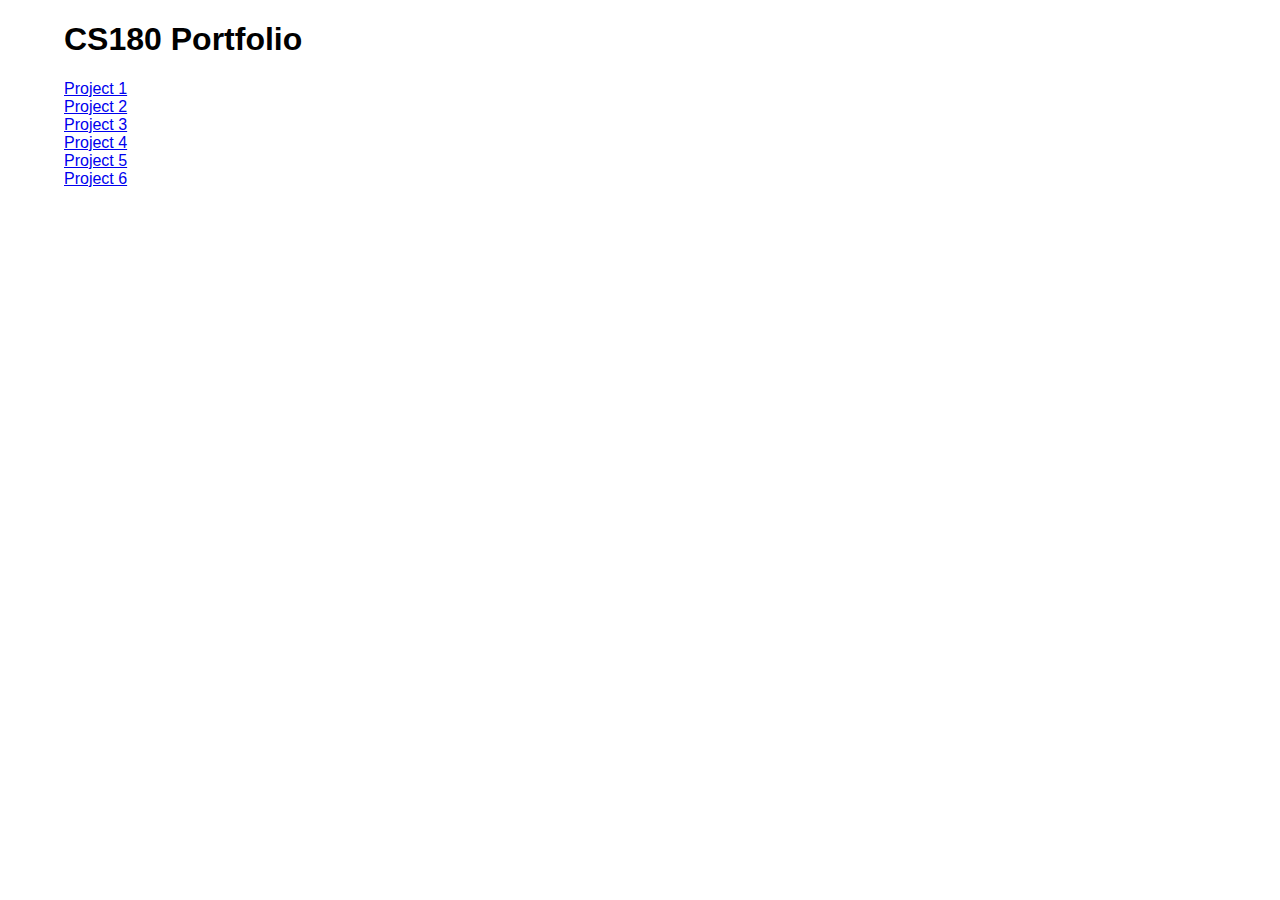
<file: index.html>
<!DOCTYPE html>
<html>

<head>
    <link rel="stylesheet" href="styles.css" />
</head>

<body>
    <h1>CS180 Portfolio</h1>
    <div><a href="./1/index.html">Project 1</a></div>
    <div><a href="./2/index.html">Project 2</a></div>
    <div><a href="./3/index.html">Project 3</a></div>
    <div><a href="./4/index.html">Project 4</a></div>
    <div><a href="./5/index.html">Project 5</a></div>
    <div><a href="./6/index.html">Project 6</a></div>
</body>

</html>
</file>
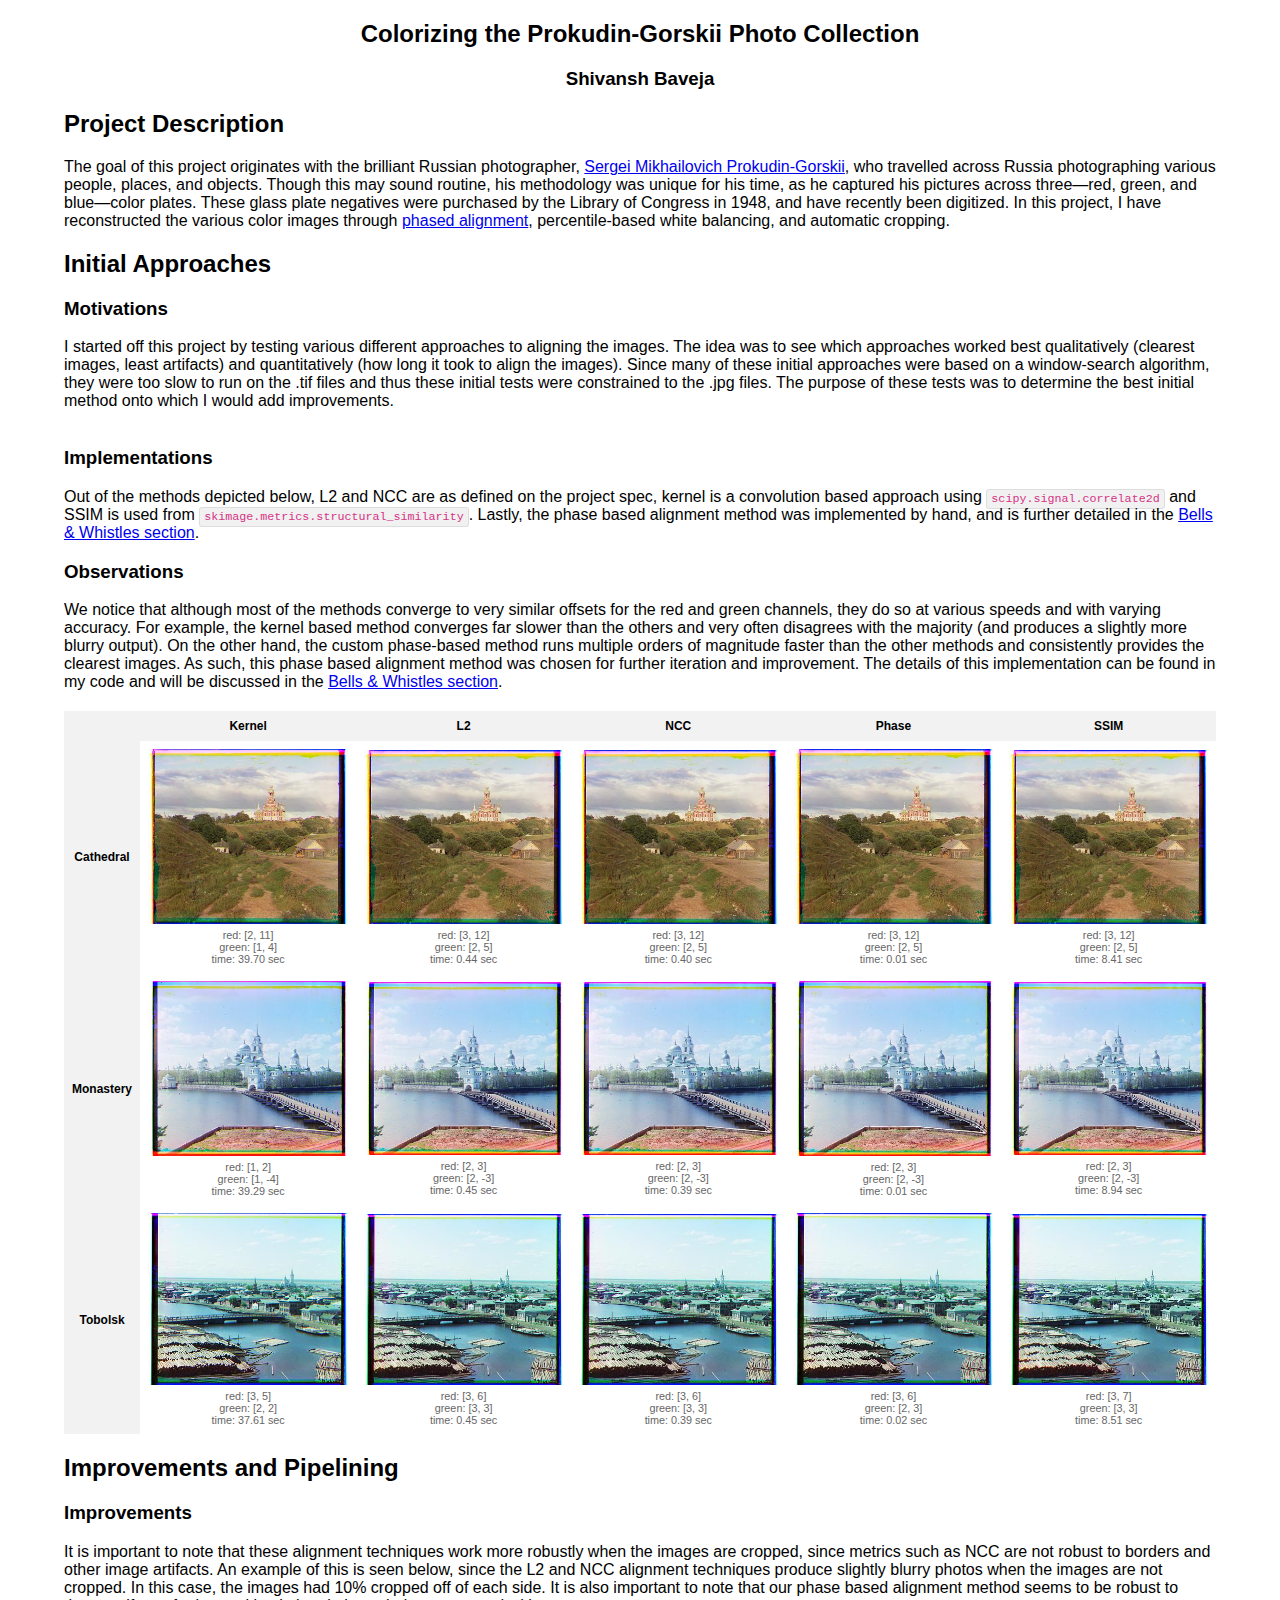
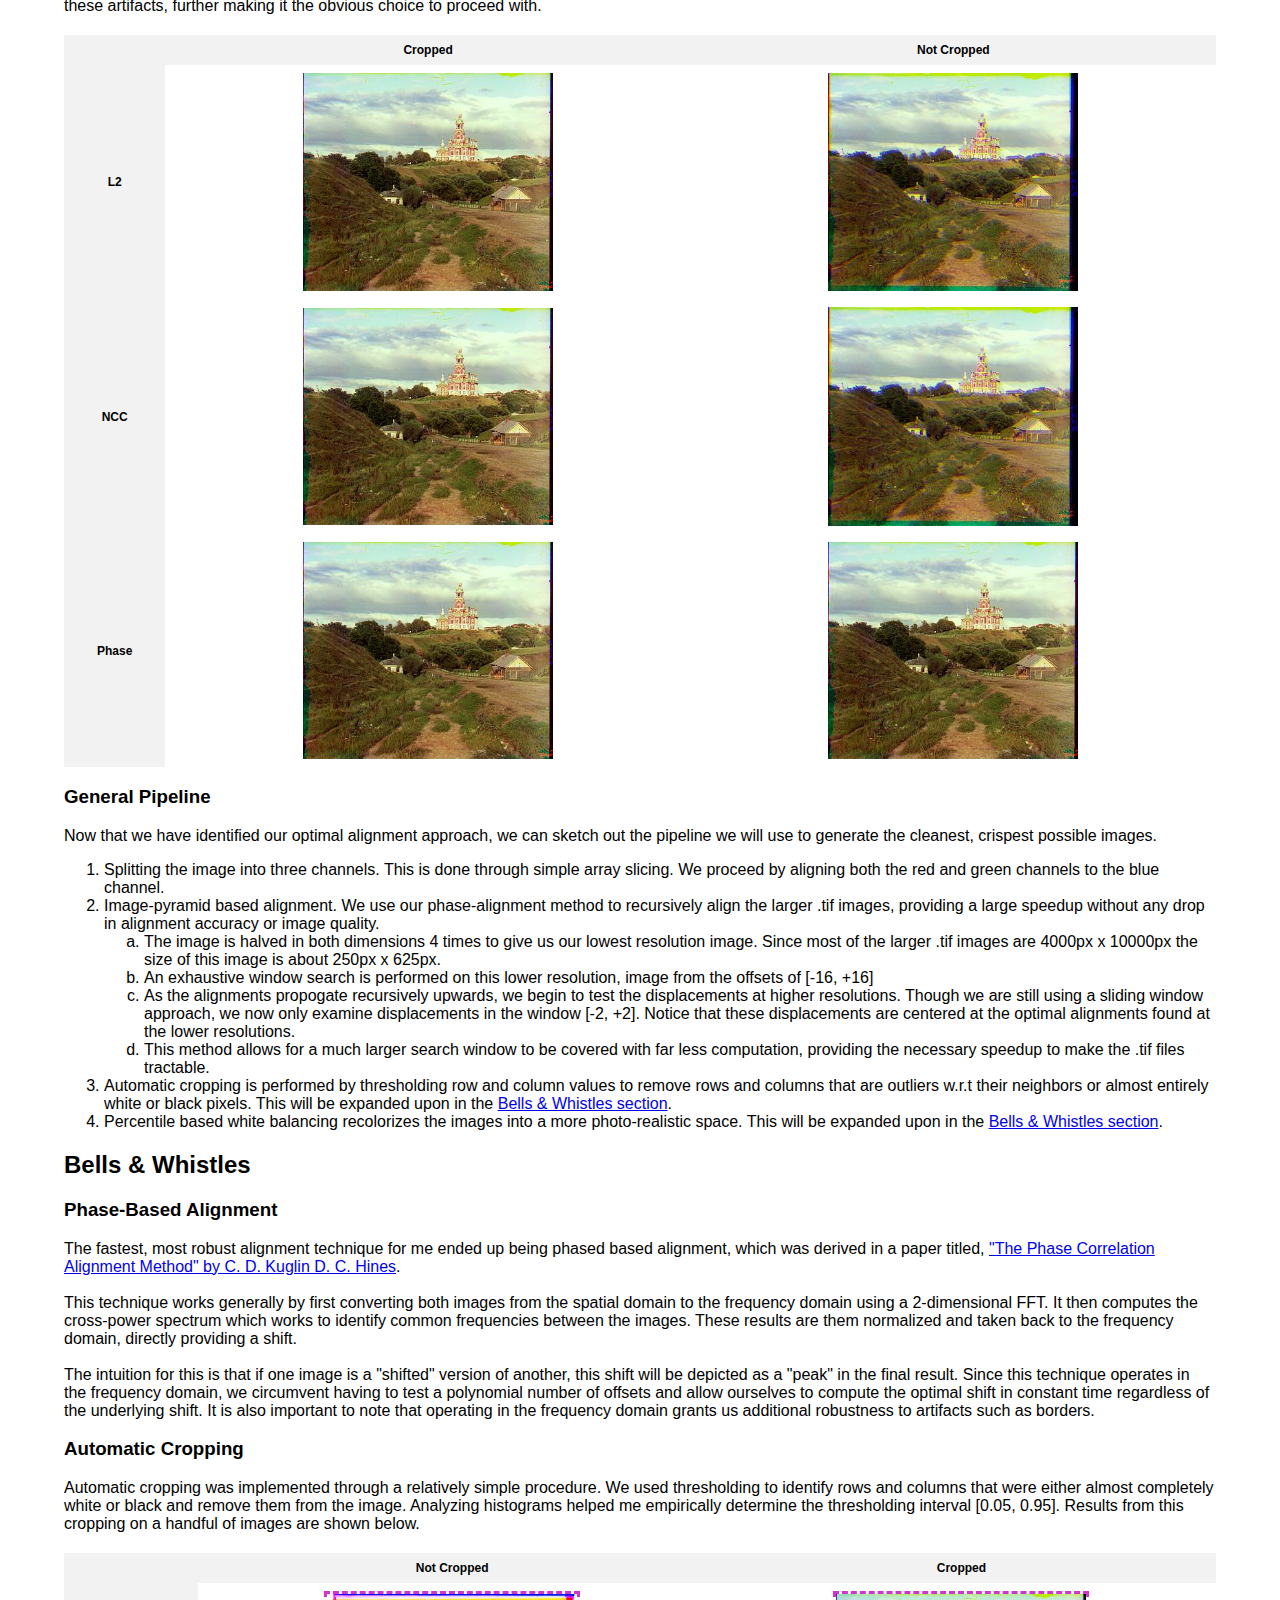
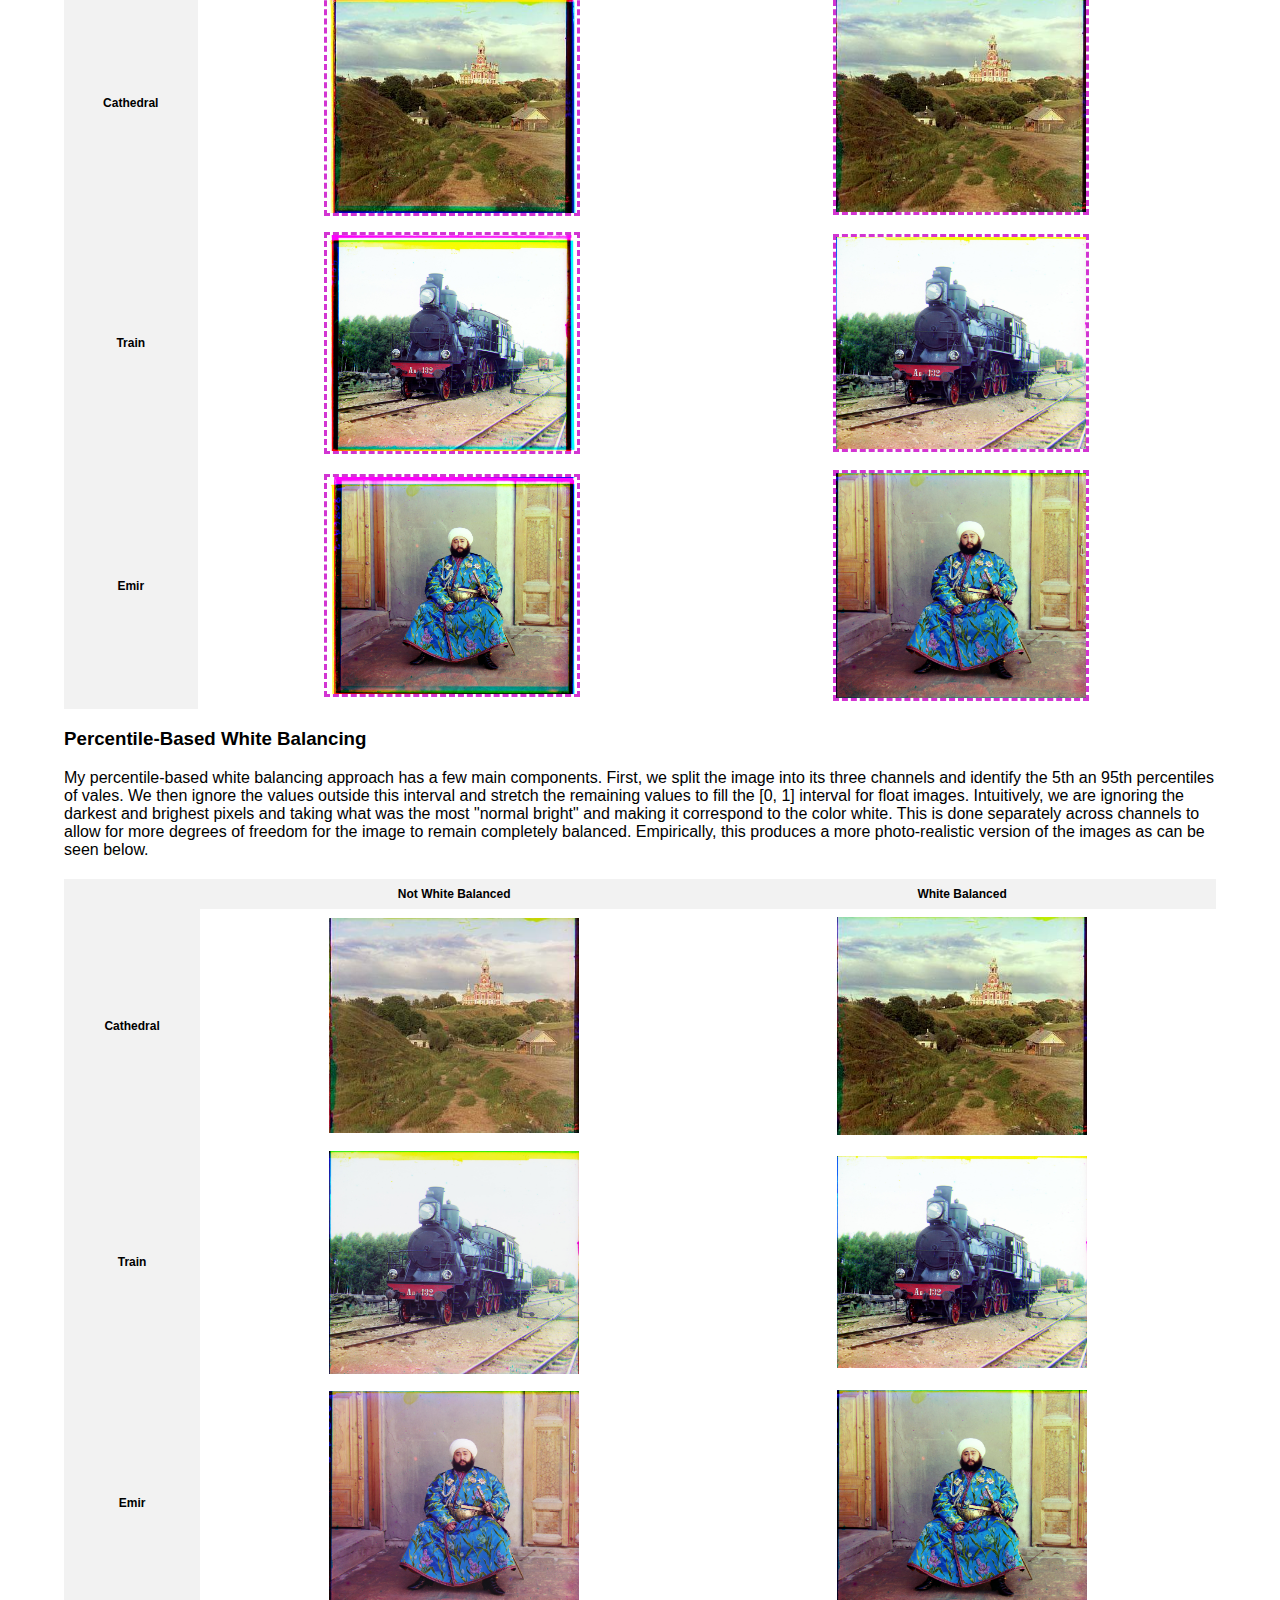
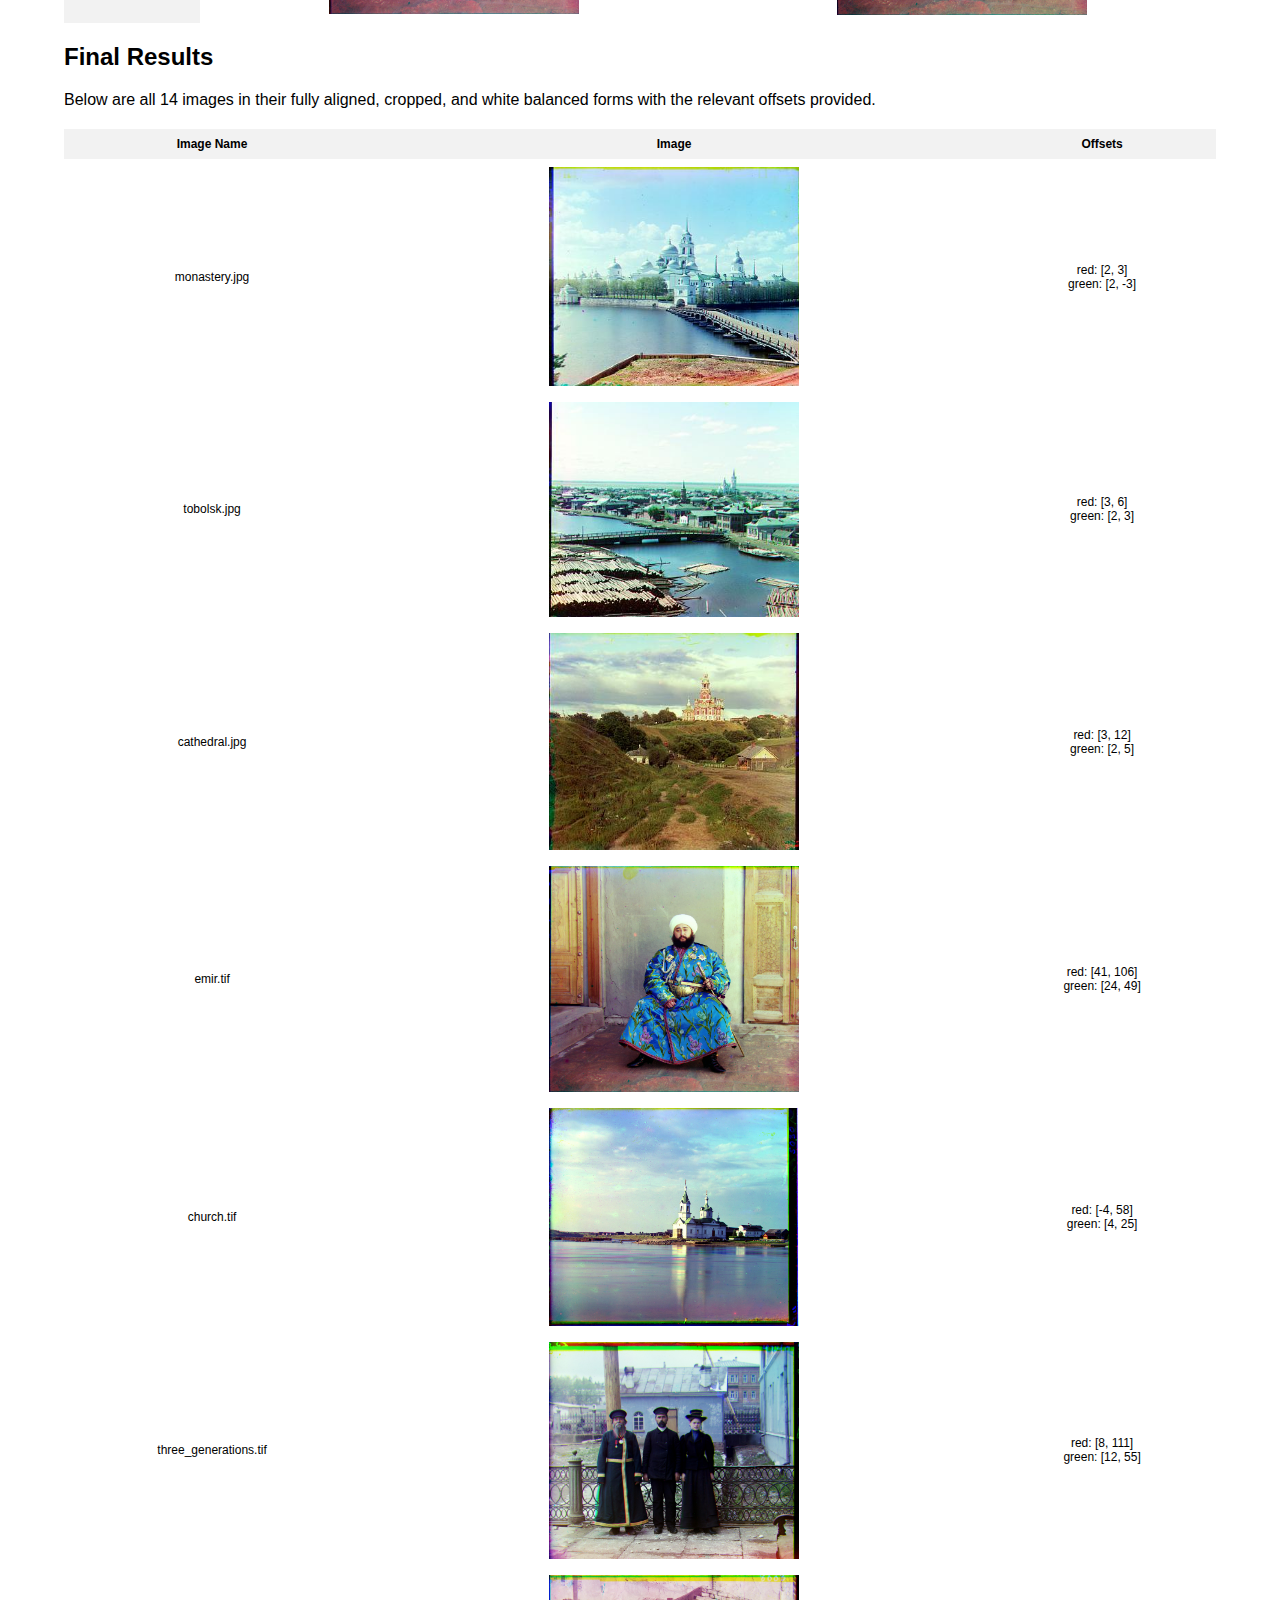
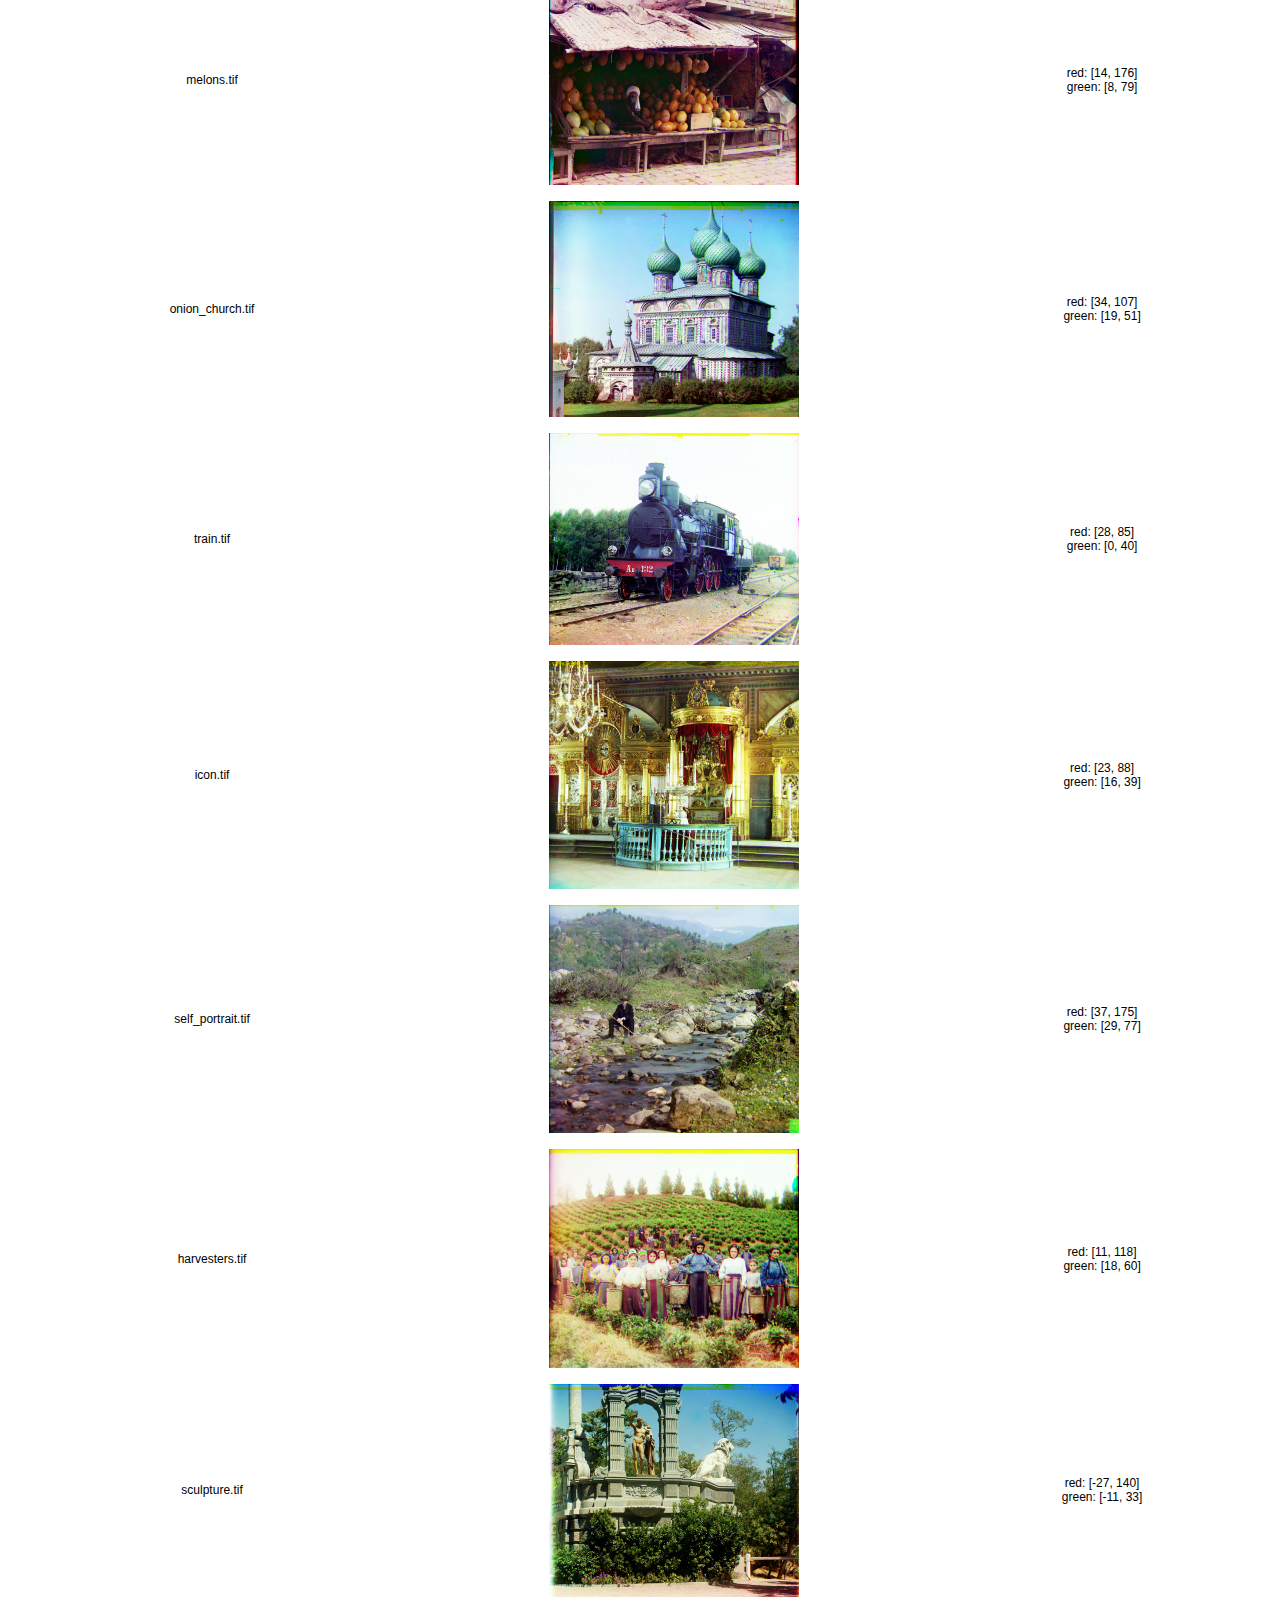
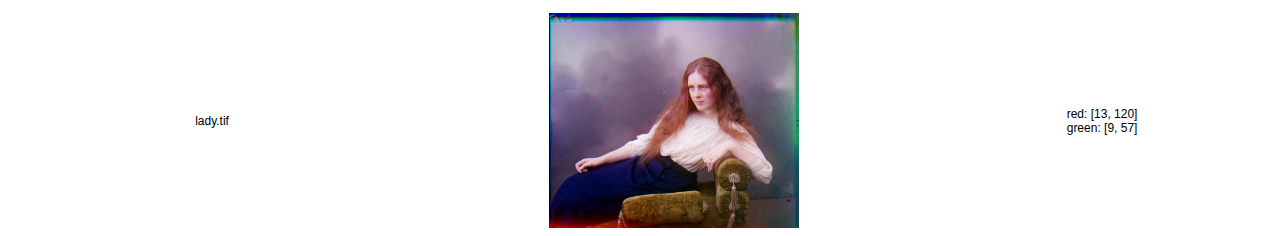
<file: 1/index.html>
<!DOCTYPE html>
<html>

<head>
    <link rel="stylesheet" href="../styles.css" />
    <title>Colorizing the Prokudin-Gorskii Photo Collection</title>
</head>

<body>
    <div class="center-text">
        <h2>Colorizing the Prokudin-Gorskii Photo Collection</h2>
        <h3>Shivansh Baveja</h3>
    </div>

    <section>
        <h2>Project Description</h2>
        The goal of this project originates with the brilliant Russian photographer, <a
            href="https://en.wikipedia.org/wiki/Sergey_Prokudin-Gorsky">Sergei Mikhailovich Prokudin-Gorskii</a>, who
        travelled across Russia photographing various people, places, and objects. Though this may sound routine, his
        methodology was unique for his time, as he captured his pictures across three—red, green, and blue—color plates.
        These glass plate negatives were purchased by the Library of Congress in 1948, and have recently been digitized.
        In this project, I have reconstructed the various color images through <a
            href="http://boutigny.free.fr/Astronomie/AstroSources/Kuglin-Hines.pdf">phased alignment</a>,
        percentile-based white balancing, and automatic cropping.
    </section>

    <section>
        <h2>Initial Approaches</h2>
        <h3>Motivations</h3>
        I started off this project by testing various different approaches to aligning the images. The idea was to see
        which approaches worked best qualitatively (clearest images, least artifacts) and quantitatively (how long it
        took to align the images). Since many of these initial approaches were based on a window-search algorithm, they
        were too slow to run on the .tif files and thus these initial tests were constrained to the .jpg files. The
        purpose of these tests was to determine the best initial method onto which I would add improvements. <br> <br>


        <h3>Implementations</h3>
        Out of the methods depicted below, L2 and NCC are as defined on the project spec, kernel is a convolution based
        approach using <code>scipy.signal.correlate2d</code> and SSIM is used from
        <code>skimage.metrics.structural_similarity</code>. Lastly, the phase based alignment method was implemented by
        hand, and is further detailed in the <a href="#bells-whistles">Bells & Whistles section</a>.


        <h3>Observations</h3>
        We notice that although most of the methods converge to very similar offsets for the red and green channels,
        they do so at various speeds and with varying accuracy. For example, the kernel based method converges far
        slower than the others and very often disagrees with the majority (and produces a slightly more blurry output).
        On the other hand, the custom phase-based method runs multiple orders of magnitude faster than the other methods
        and consistently provides the clearest images. As such, this phase based alignment method was chosen for further
        iteration and improvement. The details of this implementation can be found in my code and will be discussed in
        the <a href="#bells-whistles">Bells & Whistles section</a>.
        <table>
            <thead>
                <tr>
                    <th></th>
                    <th>Kernel</th>
                    <th>L2</th>
                    <th>NCC</th>
                    <th>Phase</th>
                    <th>SSIM</th>
                </tr>
            </thead>
            <tbody>
                <tr>
                    <th>Cathedral</th>
                    <td>
                        <figure>
                            <img src="media/outputs_ablation/cathedral_kernel.jpg" alt="Cathedral Kernel">
                            <figcaption>red: [2, 11]<br> green: [1, 4]<br> time: 39.70 sec</figcaption>
                        </figure>
                    </td>
                    <td>
                        <figure>
                            <img src="media/outputs_ablation/cathedral_l2.jpg" alt="Cathedral L2">
                            <figcaption>red: [3, 12]<br> green: [2, 5]<br> time: 0.44 sec</figcaption>
                        </figure>
                    </td>
                    <td>
                        <figure>
                            <img src="media/outputs_ablation/cathedral_ncc.jpg" alt="Cathedral NCC">
                            <figcaption>red: [3, 12]<br> green: [2, 5]<br> time: 0.40 sec</figcaption>
                        </figure>
                    </td>
                    <td>
                        <figure>
                            <img src="media/outputs_ablation/cathedral_phase.jpg" alt="Cathedral Phase">
                            <figcaption>red: [3, 12]<br> green: [2, 5]<br> time: 0.01 sec</figcaption>
                        </figure>
                    </td>
                    <td>
                        <figure>
                            <img src="media/outputs_ablation/cathedral_ssim.jpg" alt="Cathedral SSIM">
                            <figcaption>red: [3, 12]<br> green: [2, 5]<br> time: 8.41 sec</figcaption>
                        </figure>
                    </td>
                </tr>
                <tr>
                    <th>Monastery</th>
                    <td>
                        <figure>
                            <img src="media/outputs_ablation/monastery_kernel.jpg" alt="Monastery Kernel">
                            <figcaption>red: [1, 2]<br> green: [1, -4]<br> time: 39.29 sec</figcaption>
                        </figure>
                    </td>
                    <td>
                        <figure>
                            <img src="media/outputs_ablation/monastery_l2.jpg" alt="Monastery L2">
                            <figcaption>red: [2, 3]<br> green: [2, -3]<br> time: 0.45 sec</figcaption>
                        </figure>
                    </td>
                    <td>
                        <figure>
                            <img src="media/outputs_ablation/monastery_ncc.jpg" alt="Monastery NCC">
                            <figcaption>red: [2, 3]<br> green: [2, -3]<br> time: 0.39 sec</figcaption>
                        </figure>
                    </td>
                    <td>
                        <figure>
                            <img src="media/outputs_ablation/monastery_phase.jpg" alt="Monastery Phase">
                            <figcaption>red: [2, 3]<br> green: [2, -3]<br> time: 0.01 sec</figcaption>
                        </figure>
                    </td>
                    <td>
                        <figure>
                            <img src="media/outputs_ablation/monastery_ssim.jpg" alt="Monastery SSIM">
                            <figcaption>red: [2, 3]<br> green: [2, -3]<br> time: 8.94 sec</figcaption>
                        </figure>
                    </td>
                </tr>
                <tr>
                    <th>Tobolsk</th>
                    <td>
                        <figure>
                            <img src="media/outputs_ablation/tobolsk_kernel.jpg" alt="Tobolsk Kernel">
                            <figcaption>red: [3, 5]<br> green: [2, 2]<br> time: 37.61 sec</figcaption>
                        </figure>
                    </td>
                    <td>
                        <figure>
                            <img src="media/outputs_ablation/tobolsk_l2.jpg" alt="Tobolsk L2">
                            <figcaption>red: [3, 6]<br> green: [3, 3]<br> time: 0.45 sec</figcaption>
                        </figure>
                    </td>
                    <td>
                        <figure>
                            <img src="media/outputs_ablation/tobolsk_ncc.jpg" alt="Tobolsk NCC">
                            <figcaption>red: [3, 6]<br> green: [3, 3]<br> time: 0.39 sec</figcaption>
                        </figure>
                    </td>
                    <td>
                        <figure>
                            <img src="media/outputs_ablation/tobolsk_phase.jpg" alt="Tobolsk Phase">
                            <figcaption>red: [3, 6]<br> green: [2, 3]<br> time: 0.02 sec</figcaption>
                        </figure>
                    </td>
                    <td>
                        <figure>
                            <img src="media/outputs_ablation/tobolsk_ssim.jpg" alt="Tobolsk SSIM">
                            <figcaption>red: [3, 7]<br> green: [3, 3]<br> time: 8.51 sec</figcaption>
                        </figure>
                    </td>
                </tr>
            </tbody>
        </table>


    </section>

    <section>
        <h2>Improvements and Pipelining</h2>

        <h3>Improvements</h3>
        It is important to note that these alignment techniques work more robustly when the images are cropped, since
        metrics such as NCC are not robust to borders and other image artifacts. An example of this is seen below, since
        the L2 and NCC alignment techniques produce slightly blurry photos when the images are not cropped. In this
        case, the images had 10% cropped off of each side. It is
        also important to note that our phase based alignment method seems to be robust to these artifacts, further
        making it the obvious choice to proceed with.


        <table>
            <thead>
                <tr>
                    <th></th>
                    <th>Cropped</th>
                    <th>Not Cropped</th>
                </tr>
            </thead>
            <tbody>
                <tr>
                    <th>L2</th>
                    <td>
                        <figure>
                            <img src="media/outputs_crop_comparison/cathedral_l2_cropped.jpg" alt="Cropped L2">
                        </figure>
                    </td>
                    <td>
                        <figure>
                            <img src="media/outputs_crop_comparison/cathedral_l2.jpg" alt="Not Cropped L2">
                        </figure>
                    </td>
                </tr>
                <tr>
                    <th>NCC</th>
                    <td>
                        <figure>
                            <img src="media/outputs_crop_comparison/cathedral_ncc_cropped.jpg" alt="Cropped NCC">
                        </figure>
                    </td>
                    <td>
                        <figure>
                            <img src="media/outputs_crop_comparison/cathedral_ncc.jpg" alt="Not Cropped NCC">
                        </figure>
                    </td>
                </tr>
                <tr>
                    <th>Phase</th>
                    <td>
                        <figure>
                            <img src="media/outputs_crop_comparison/cathedral_phase_cropped.jpg" alt="Cropped Phase">
                        </figure>
                    </td>
                    <td>
                        <figure>
                            <img src="media/outputs_crop_comparison/cathedral_phase.jpg" alt="Not Cropped Phase">
                        </figure>
                    </td>
                </tr>
            </tbody>
        </table>

        <h3>General Pipeline</h3>
        Now that we have identified our optimal alignment approach, we can sketch out the pipeline we will use to
        generate the cleanest, crispest possible images.

        <ol>
            <li>Splitting the image into three channels. This is done through simple array slicing. We proceed by
                aligning both the red and green channels to the blue channel.</li>
            <li>Image-pyramid based alignment. We use our phase-alignment method to recursively align the larger .tif
                images, providing a large speedup without any drop in alignment accuracy or image quality.
                <ol type="a">
                    <li>The image is halved in both dimensions 4 times to give us our lowest resolution image. Since
                        most of the larger .tif images are 4000px x 10000px the size of this image is about 250px x
                        625px.</li>
                    <li>An exhaustive window search is performed on this lower resolution, image from the offsets of
                        [-16, +16]</li>
                    <li>As the alignments propogate recursively upwards, we begin to test the displacements at higher
                        resolutions. Though we are still using a sliding window approach, we now only examine
                        displacements in the window [-2, +2]. Notice that these displacements are centered at the
                        optimal alignments found at the lower resolutions.</li>
                    <li> This method allows for a much larger search window to be covered with far less computation,
                        providing the necessary speedup to make the .tif files tractable.</li>
                </ol>
            </li>
            <li>Automatic cropping is performed by thresholding row and column values to remove rows and columns that
                are outliers w.r.t their neighbors or almost entirely white or black pixels. This will be expanded upon
                in the <a href="#bells-whistles">Bells & Whistles section</a>.</li>
            <li>Percentile based white balancing recolorizes the images into a more photo-realistic space. This will be
                expanded upon in the <a href="#bells-whistles">Bells & Whistles section</a>. </li>
        </ol>

    </section>

    <section id="bells-whistles">
        <h2>Bells & Whistles</h2>

        <h3>Phase-Based Alignment</h3>
        The fastest, most robust alignment technique for me ended up being phased based alignment, which was derived in
        a paper titled, <a href="http://boutigny.free.fr/Astronomie/AstroSources/Kuglin-Hines.pdf">"The Phase
            Correlation Alignment Method" by C. D. Kuglin D. C. Hines</a>.

        <br> <br> This technique works generally by first converting both images from the spatial domain to the
        frequency domain using a 2-dimensional FFT. It then computes the cross-power spectrum which works to identify
        common frequencies between the images. These results are them normalized and taken back to the frequency domain,
        directly providing a shift. <br> <br> The intuition for this is that if one image is a "shifted" version of
        another, this
        shift will be depicted as a "peak" in the final result. Since this technique operates in the frequency domain,
        we circumvent having to test a polynomial number of offsets and allow ourselves to compute the optimal shift in
        constant time regardless of the underlying shift. It is also important to note that operating in the frequency
        domain grants us additional robustness to artifacts such as borders.

        <h3>Automatic Cropping</h3>

        Automatic cropping was implemented through a relatively simple procedure. We used thresholding to identify rows
        and columns that were either almost completely white or black and remove them from the image. Analyzing
        histograms helped me empirically determine the thresholding interval [0.05, 0.95].

        Results from this cropping on a handful of images are shown below.

        <table class="bordered-table">
            <thead>
                <tr>
                    <th></th> <!-- Empty cell for row labels -->
                    <th>Not Cropped</th>
                    <th>Cropped</th>
                </tr>
            </thead>
            <tbody>
                <tr>
                    <th>Cathedral</th>
                    <td>
                        <figure>
                            <img src="media/outputs_crop_not_crop/cathedral_phase_not.jpg" alt="Not Cropped Cathedral">
                        </figure>
                    </td>
                    <td>
                        <figure>
                            <img src="media/outputs_crop_not_crop/cathedral_phase.jpg" alt="Cropped Cathedral">
                        </figure>
                    </td>
                </tr>
                <tr>
                    <th>Train</th>
                    <td>
                        <figure>
                            <img src="media/outputs_crop_not_crop/train_phase_not.jpg" alt="Not Cropped Train">
                        </figure>
                    </td>
                    <td>
                        <figure>
                            <img src="media/outputs_crop_not_crop/train_phase.jpg" alt="Cropped Train">
                        </figure>
                    </td>
                </tr>
                <tr>
                    <th>Emir</th>
                    <td>
                        <figure>
                            <img src="media/outputs_crop_not_crop/emir_phase_not.jpg" alt="Not Cropped Emir">
                        </figure>
                    </td>
                    <td>
                        <figure>
                            <img src="media/outputs_crop_not_crop/emir_phase.jpg" alt="Cropped Emir">
                        </figure>
                    </td>
                </tr>
            </tbody>
        </table>

        <h3>Percentile-Based White Balancing</h3>

        My percentile-based white balancing approach has a few main components. First, we split the image into its three
        channels and identify the 5th an 95th percentiles of vales. We then ignore the values outside this interval and
        stretch the remaining values to fill the [0, 1] interval for float images. Intuitively, we are ignoring the
        darkest and brighest pixels and taking what was the most "normal bright" and making it correspond to the color
        white. This is done separately across channels to allow for more degrees of freedom for the image to remain
        completely balanced. Empirically, this produces a more photo-realistic version of the images as can be seen
        below.

        <table>
            <thead>
                <tr>
                    <th></th> <!-- Empty cell for row labels -->
                    <th>Not White Balanced</th>
                    <th>White Balanced</th>
                </tr>
            </thead>
            <tbody>
                <tr>
                    <th>Cathedral</th>
                    <td>
                        <figure>
                            <img src="media/outputs_balanced/cathedral_phase_not.jpg"
                                alt="Not White Balanced Cathedral">
                        </figure>
                    </td>
                    <td>
                        <figure>
                            <img src="media/outputs_balanced/cathedral_phase_white.jpg" alt="White Balanced Cathedral">
                        </figure>
                    </td>
                </tr>
                <tr>
                    <th>Train</th>
                    <td>
                        <figure>
                            <img src="media/outputs_balanced/train_phase_not.jpg" alt="Not White Balanced Train">
                        </figure>
                    </td>
                    <td>
                        <figure>
                            <img src="media/outputs_balanced/train_phase_white.jpg" alt="White Balanced Train">
                        </figure>
                    </td>
                </tr>
                <tr>
                    <th>Emir</th>
                    <td>
                        <figure>
                            <img src="media/outputs_balanced/emir_phase_not.jpg" alt="Not White Balanced Emir">
                        </figure>
                    </td>
                    <td>
                        <figure>
                            <img src="media/outputs_balanced/emir_phase_white.jpg" alt="White Balanced Emir">
                        </figure>
                    </td>
                </tr>
            </tbody>
        </table>
    </section>

    <section>
        <h2>Final Results</h2>
        Below are all 14 images in their fully aligned, cropped, and white balanced forms with the relevant offsets
        provided.

        <table>
            <thead>
                <tr>
                    <th>Image Name</th>
                    <th>Image</th>
                    <th>Offsets</th>
                </tr>
            </thead>
            <tbody>
                <tr>
                    <td>monastery.jpg</td>
                    <td><img src="media/final_table/monastery_phase.jpg" alt="Monastery Phase"></td>
                    <td>red: [2, 3]<br>green: [2, -3]</td>
                </tr>
                <tr>
                    <td>tobolsk.jpg</td>
                    <td><img src="media/final_table/tobolsk_phase.jpg" alt="Tobolsk Phase"></td>
                    <td>red: [3, 6]<br>green: [2, 3]</td>
                </tr>
                <tr>
                    <td>cathedral.jpg</td>
                    <td><img src="media/final_table/cathedral_phase.jpg" alt="Cathedral Phase"></td>
                    <td>red: [3, 12]<br>green: [2, 5]</td>
                </tr>
                <tr>
                    <td>emir.tif</td>
                    <td><img src="media/final_table/emir_phase.jpg" alt="Emir Phase"></td>
                    <td>red: [41, 106]<br>green: [24, 49]</td>
                </tr>
                <tr>
                    <td>church.tif</td>
                    <td><img src="media/final_table/church_phase.jpg" alt="Church Phase"></td>
                    <td>red: [-4, 58]<br>green: [4, 25]</td>
                </tr>
                <tr>
                    <td>three_generations.tif</td>
                    <td><img src="media/final_table/three_generations_phase.jpg" alt="Three Generations Phase"></td>
                    <td>red: [8, 111]<br>green: [12, 55]</td>
                </tr>
                <tr>
                    <td>melons.tif</td>
                    <td><img src="media/final_table/melons_phase.jpg" alt="Melons Phase"></td>
                    <td>red: [14, 176]<br>green: [8, 79]</td>
                </tr>
                <tr>
                    <td>onion_church.tif</td>
                    <td><img src="media/final_table/onion_church_phase.jpg" alt="Onion Church Phase"></td>
                    <td>red: [34, 107]<br>green: [19, 51]</td>
                </tr>
                <tr>
                    <td>train.tif</td>
                    <td><img src="media/final_table/train_phase.jpg" alt="Train Phase"></td>
                    <td>red: [28, 85]<br>green: [0, 40]</td>
                </tr>
                <tr>
                    <td>icon.tif</td>
                    <td><img src="media/final_table/icon_phase.jpg" alt="Icon Phase"></td>
                    <td>red: [23, 88]<br>green: [16, 39]</td>
                </tr>
                <tr>
                    <td>self_portrait.tif</td>
                    <td><img src="media/final_table/self_portrait_phase.jpg" alt="Self Portrait Phase"></td>
                    <td>red: [37, 175]<br>green: [29, 77]</td>
                </tr>
                <tr>
                    <td>harvesters.tif</td>
                    <td><img src="media/final_table/harvesters_phase.jpg" alt="Harvesters Phase"></td>
                    <td>red: [11, 118]<br>green: [18, 60]</td>
                </tr>
                <tr>
                    <td>sculpture.tif</td>
                    <td><img src="media/final_table/sculpture_phase.jpg" alt="Sculpture Phase"></td>
                    <td>red: [-27, 140]<br>green: [-11, 33]</td>
                </tr>
                <tr>
                    <td>lady.tif</td>
                    <td><img src="media/final_table/lady_phase.jpg" alt="Lady Phase"></td>
                    <td>red: [13, 120]<br>green: [9, 57]</td>
                </tr>
            </tbody>
        </table>

    </section>
</body>

</html>
</file>
<file: styles.css>
html {
    font-family: Verdana, sans-serif;
}

.center-text {
    text-align: center;
}

.mask-image {
    border: 3px dashed #000;
    /* Black dashed border, adjust size and color as needed */
}

.gif {
    display: inline-block;
    padding: 20px;
    /* Add padding around the GIF */
    background-color: #ffffff;
    /* Optional background for the container */
    border: 2px solid #ddd;
    /* Optional border */
    border-radius: 10px;
    /* Rounded corners */
    box-shadow: 0px 4px 6px rgba(0, 0, 0, 0.1);
    /* Subtle shadow */
}

body {
    padding-left: 5%;
    padding-right: 5%;
    max-width: 1400px;
    margin: 0 auto;
}

.bordered-table img {
    max-width: 100%;
    height: auto;
    display: block;
    margin: 0 auto;
    width: auto;
    /* Allow the images to take their full size */
    border: none;
    /* Remove borders */
}


section {
    margin-top: 20px;
}

table {
    width: 100%;
    border-collapse: collapse;
    margin-top: 20px;
    table-layout: auto;
    border: none;
    /* Ensures columns take up equal space */
}

th,
td {
    border: 1px solid #ddd;
    padding: 8px;
    text-align: center;
    word-wrap: break-word;
    border: none;
    font-size: 12px;
    /* Prevents long content from overflowing */
}

th {
    background-color: #f2f2f2;
}

img {
    max-width: 100%;
    height: auto;
    display: block;
    margin: 0 auto;
    width: 250px;
    animation: none;
}

figure {
    margin: 0;
    padding: 0;
    text-align: center;
}

figcaption {
    font-size: 0.9em;
    color: #666;
    margin-top: 5px;
}

code {
    background-color: #f1f1f1;
    border: 1px solid #ddd;
    border-radius: 3px;
    padding: 2px 4px;
    font-size: 90%;
    color: #d63384;
}

.bordered-table img {
    max-width: 100%;
    height: auto;
    display: block;
    margin: 0 auto;
    width: 250px;
    border: 3px dashed rgb(210, 52, 210);
    /* Add bright yellow border only to these images */
}
</file>
